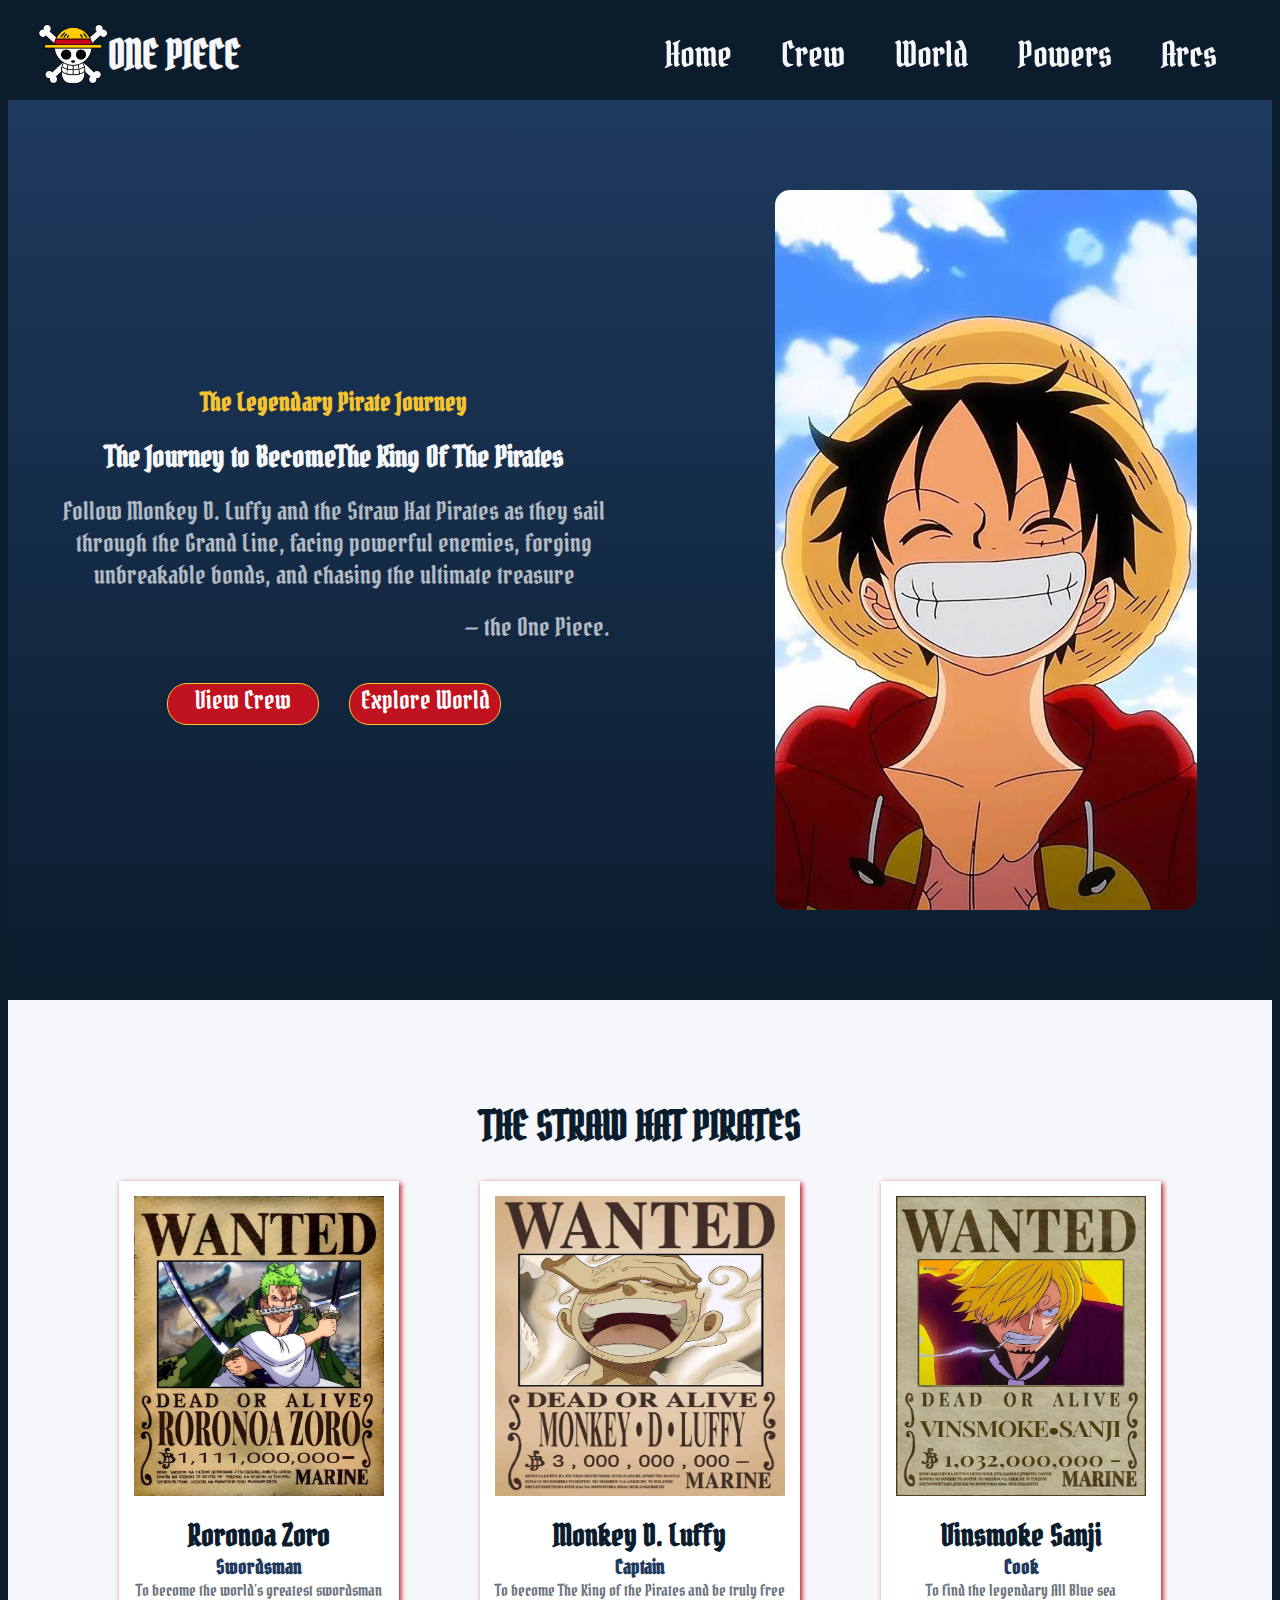
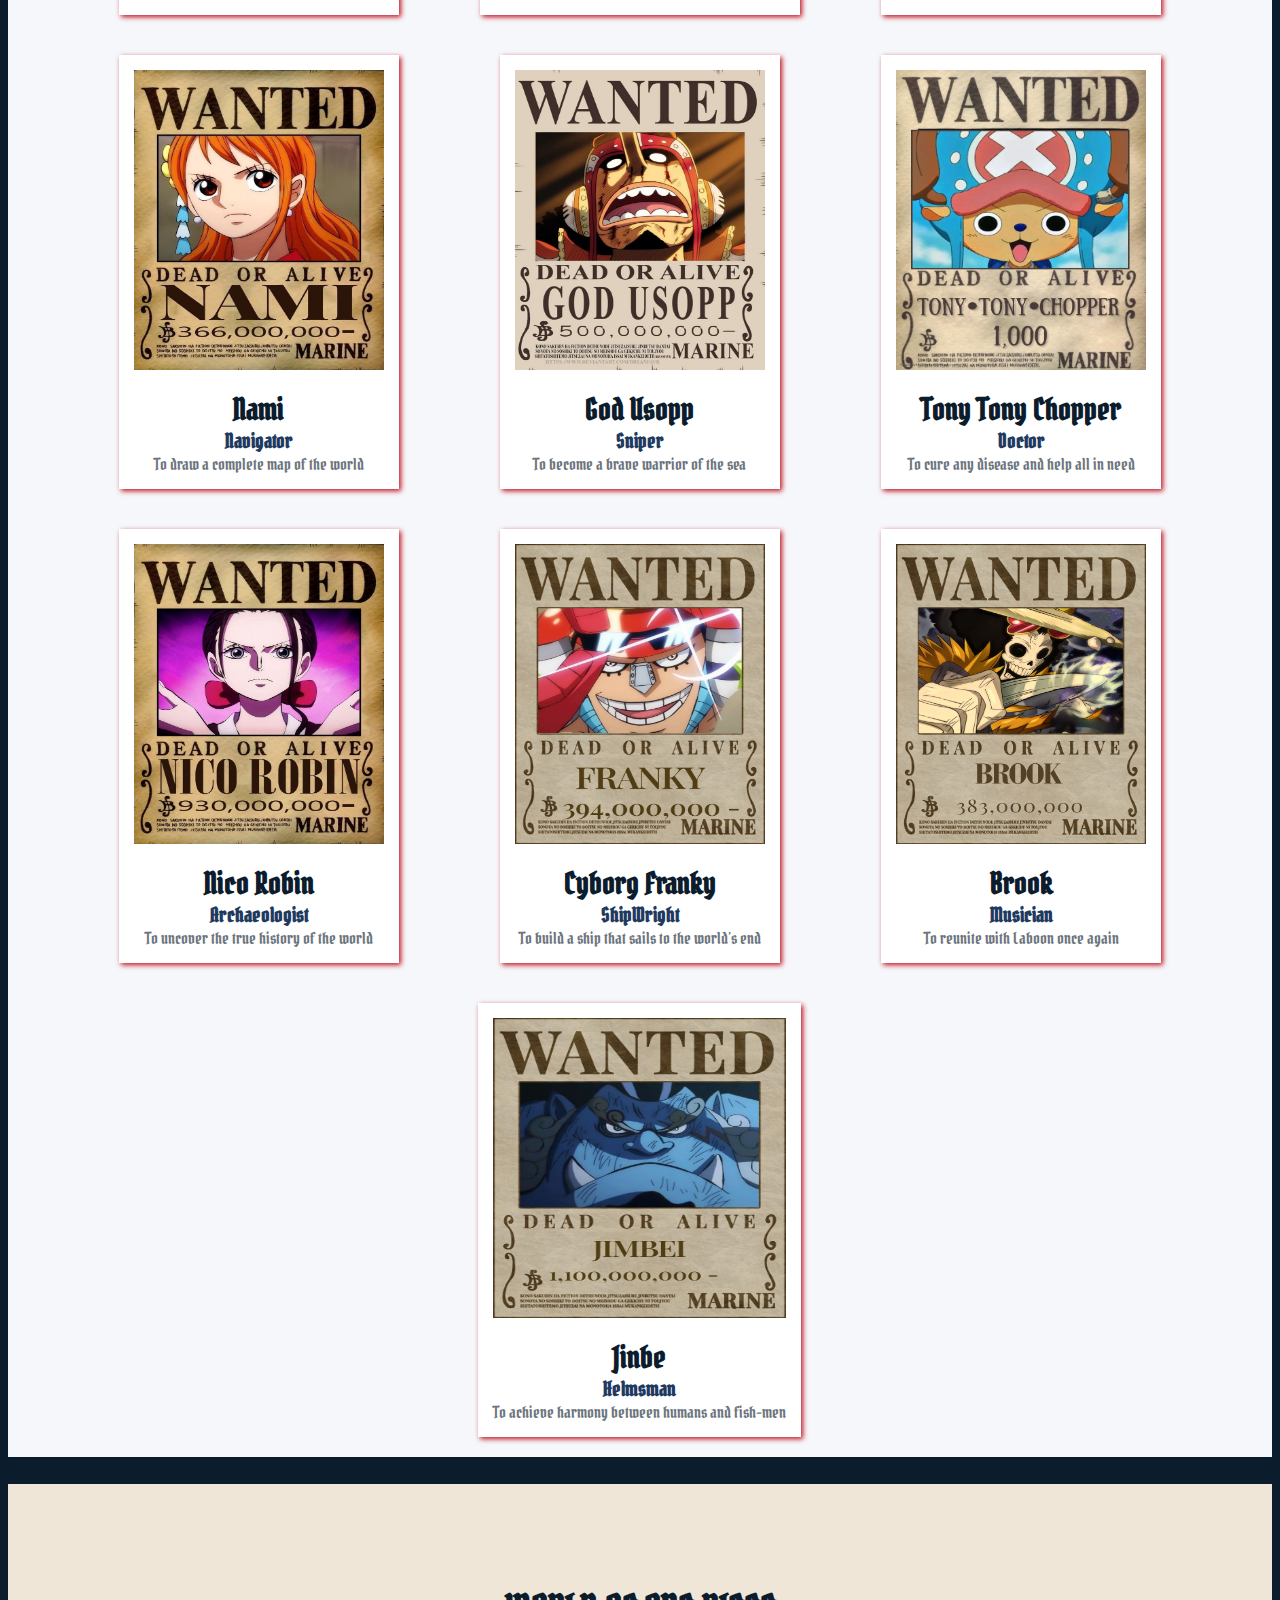
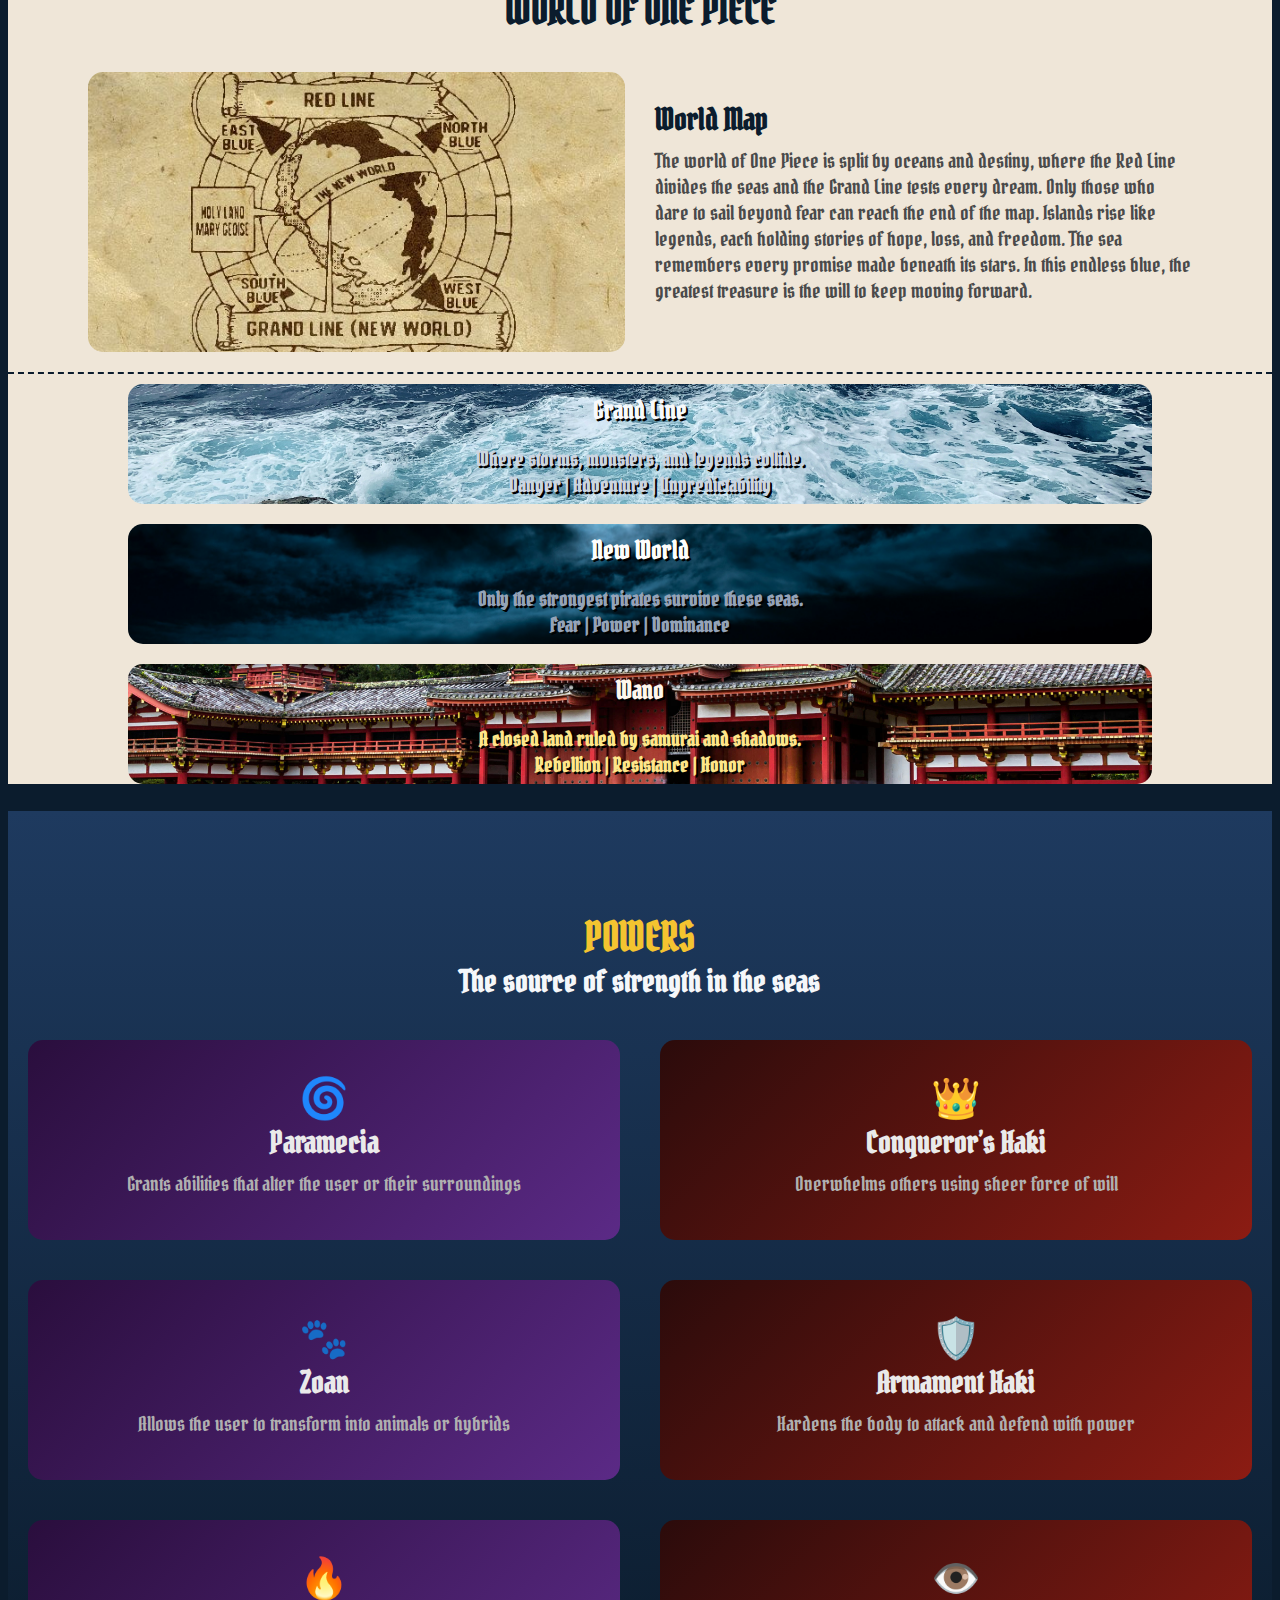
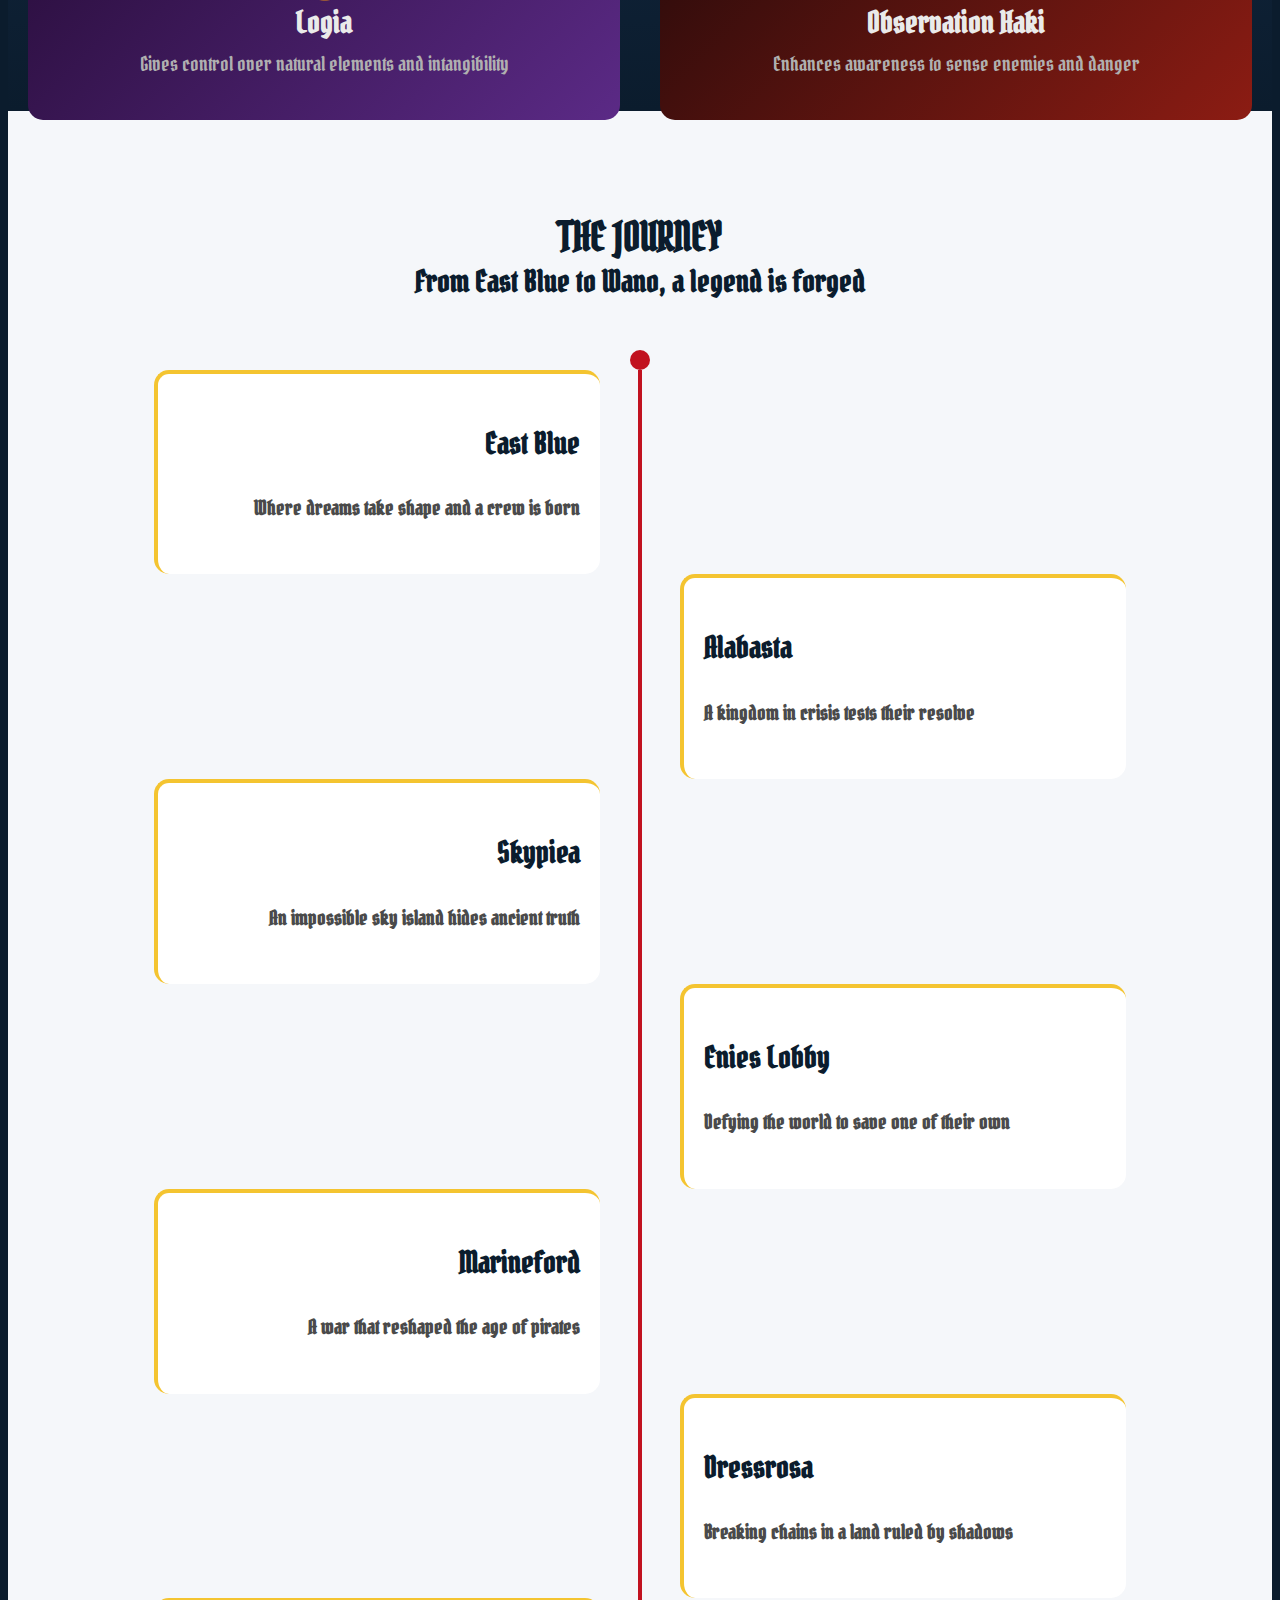
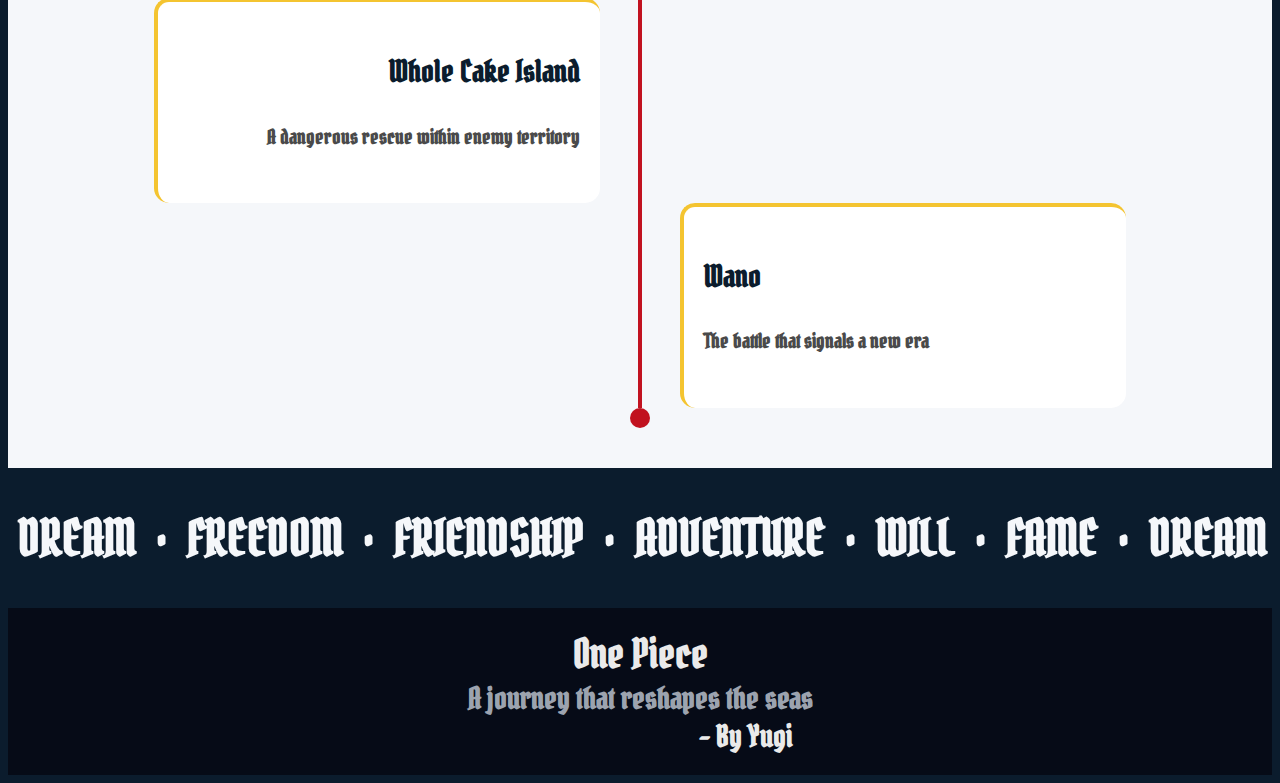
<file: index.html>
<!DOCTYPE html>
<html lang="en">
<head>
    <meta charset="UTF-8">
    <meta name="viewport" content="width=device-width, initial-scale=1.0">
    <title>One Piece</title>


    <link rel="stylesheet" href="onepiecestyle.css">

    <link rel="preconnect" href="https://fonts.googleapis.com">
    <link rel="preconnect" href="https://fonts.gstatic.com" crossorigin>
    <link href="https://fonts.googleapis.com/css2?family=Pirata+One&display=swap" rel="stylesheet">


</head>
<body>
    <div class="header" >
        <div class="head-left">
            <img src="images/logo-removebg-preview.png" alt="logo" class="logo">
            <h3 class="logo-text">ONE PIECE</h3>
        </div>
        <div class="navigation">
            <a href="#home"><p>Home</p></a>            
            <a href="#crew" ><p>Crew</p></a>            
            <a href="#world" ><p>World</p></a>            
            <a href="#powers" ><p>Powers</p></a>            
            <a href="#arcs" ><p>Arcs</p></a>            
        </div>
    </div>


    <div class="hero-section" id="home">
        <div class="hero-content">
            <h5>The Legendary Pirate Journey</h5>
            <h3 >The Journey to Become<strong>The King Of The Pirates</strong></h3>
            <p >Follow Monkey D. Luffy and the Straw Hat Pirates as they sail through the Grand Line, facing powerful enemies, forging unbreakable bonds, and chasing the ultimate treasure</p><p style="margin-left: auto; margin-bottom: 40px;"> — the One Piece.</p>
            <div class="action">
                <a href="#crew">View Crew</a>
                <a href="#world">Explore World</a>
            </div>
        </div>
        <div class="img">
            <img src="images/luffy.jpg" alt="Luffy" class="luffy">
        </div>

    </div>


    <div class="crew-section" id="crew">
        <h1>THE STRAW HAT PIRATES</h1>
        <div class="cards">
            <div class="card-content">
                <img src="images/zoro-poster.jpg" alt="zoro" class="poster">
                <h3>Roronoa Zoro</h3>
                <h5>Swordsman</h5>
                <p>To become the world’s greatest swordsman</p>
            </div>
            <div class="card-content">
                <img src="images/luffy-poster.jpg" alt="luffy" class="poster">
                <h3>Monkey D. Luffy</h3>
                <h5>Captain</h5>
                <p>To become The King of the Pirates and be truly free</p>
            </div>
            <div class="card-content">
                <img src="images/sanji-poster.jpg" alt="sanji" class="poster">
                <h3>Vinsmoke Sanji</h3>
                <h5>Cook</h5>
                <p>To find the legendary All Blue sea</p> 
            </div>
            <div class="card-content">
                <img src="images/nami-poster.jpg" alt="nami" class="poster">
                <h3>Nami</h3>
                <h5>Navigator</h5>
                <p>To draw a complete map of the world</p>
            </div>
            <div class="card-content">
                <img src="images/usopp-poster.jpg" alt="usopp" class="poster">
                <h3>God Usopp</h3>
                <h5>Sniper</h5>
                <p>To become a brave warrior of the sea</p>
            </div>
            <div class="card-content">
                <img src="images/chopper-poster.jpg" alt="chopper" class="poster">
                <h3>Tony Tony Chopper</h3>
                <h5>Doctor</h5>
                <p>To cure any disease and help all in need</p>
            </div>
            <div class="card-content">
                <img src="images/robin-poster.jpg" alt="robin" class="poster">
                <h3>Nico Robin</h3>
                <h5>Archaeologist</h5>
                <p>To uncover the true history of the world</p>
            </div>
            <div class="card-content">
                <img src="images/franky-poster.jpg" alt="franky" class="poster">
                <h3>Cyborg Franky</h3>
                <h5>ShipWright</h5>
                <p>To build a ship that sails to the world’s end</p>
            </div>
            <div class="card-content">
                <img src="images/brook-poster.jpg" alt="brook" class="poster">
                <h3>Brook</h3>
                <h5>Musician</h5>
                <p>To reunite with Laboon once again</p>
            </div>
            <div class="card-content" class="jinbe">
                <img src="images/jimbei-poster.jpg " alt="jinbe" class="poster">
                <h3>Jinbe</h3>
                <h5>Helmsman</h5>
                <p>To achieve harmony between humans and fish-men</p>
            </div>
        </div>
    </div>

    <div class="world-section" id="world">
        <h1>WORLD OF ONE PIECE</h1>

        <div class="world-map">
            <div class="map-left">
                <img src="images/world-map.jpg" alt="" class="map">
            </div>
            <div class="map-content">
                <h3>World Map</h3>
                <p>The world of One Piece is split by oceans and destiny,
where the Red Line divides the seas and the Grand Line tests every dream.
Only those who dare to sail beyond fear can reach the end of the map.

Islands rise like legends, each holding stories of hope, loss, and freedom.
The sea remembers every promise made beneath its stars.
In this endless blue, the greatest treasure is the will to keep moving forward.</p>
            </div>
        </div>
        <div class="worlds">

            <div class="strip grand-line">
                <h3>Grand Line</h3>
                <h5>Where storms, monsters, and legends collide.
                </h5>
                <h5>Danger | Adventure | Unpredictability</h5>
            </div>
            <div class="strip new-world">
                <h3>New World</h3>
                <h5>Only the strongest pirates survive these seas.
                </h5>
                <h5>Fear | Power | Dominance</h5>
            </div>
            <div class="strip wano">
                <h3>Wano</h3>
                <h5>A closed land ruled by samurai and shadows.
                </h5>
                <h5>Rebellion | Resistance | Honor</h5>
            </div>
        </div>
    </div>

    <div class="power-section" id="powers">
        <h1>POWERS</h1>
        <h2>The source of strength in the seas</h2>
        
        <div class="power-set">
            <div class="devil-fruit ">
                <h3>🌀</h3>
                <h5>Paramecia</h5>
                <p>Grants abilities that alter the user or their surroundings</p>
            </div>  
            <div class="haki">
                <h3>👑</h3>
                <h5>Conqueror’s Haki</h5>
                <p>Overwhelms others using sheer force of will</p>
            </div>
              <div class="devil-fruit">
                    <h3>🐾</h3>
                    <h5>Zoan</h5>
                    <p>Allows the user to transform into animals or hybrids</p>
                </div>  
                <div class="haki">
                    <h3>🛡️</h3>
                    <h5>Armament Haki</h5>
                    <p>Hardens the body to attack and defend with power</p>
                </div>
              <div class="devil-fruit">
                    <h3>🔥</h3>
                    <h5>Logia</h5>
                    <p>Gives control over natural elements and intangibility</p>
              </div>  
                
                <div class="haki">
                    <h3>👁️</h3>
                    <h5>Observation Haki</h5>
                    <p>Enhances awareness to sense enemies and danger</p>
            </div>
        </div>
    </div>

    <div class="arc-section" id="arcs">
        <h1>THE JOURNEY</h1>
        <h2>From East Blue to Wano, a legend is forged</h2>
        <div class="ball">
            <div class="ball-content"></div>
        </div>
        <div class="time-content">
                
                <div class="time-left">
                    <div class="arc-content">
                    <h3>East Blue</h3>
                    <h5>Where dreams take shape and a crew is born</h5>
                    </div>
                    <div class="line"></div>
                    <div></div>
                </div>
                <div class="time-right">
                    <div></div>
                    <div class="line"></div>
                    <div class="arc-content">

                        <h3>Alabasta</h3>
                        <h5>A kingdom in crisis tests their resolve</h5>
                    </div>
                    
                </div>
                <div class="time-left">
                    <div class="arc-content">
                    <h3>Skypiea</h3>

                    <h5>An impossible sky island hides ancient truth</h5>
                </div>
                    <div class="line"></div>
                    <div></div>
                </div>
                <div class="time-right">
                    <div></div>
                    <div class="line"></div>
                    <div class="arc-content">

                        <h3>Enies Lobby</h3>
                        <h5>Defying the world to save one of their own</h5>
                    </div>
                </div>
                <div class="time-left">
                    <div class="arc-content">

                        <h3>Marineford</h3>
                        <h5>A war that reshaped the age of pirates</h5>
                    </div>
                    <div class="line"></div>
                    <div></div>
                </div>
                <div class="time-right">
                    <div></div>
                    <div class="line"></div>
                    <div class="arc-content">

                        <h3>Dressrosa</h3>
                        <h5>Breaking chains in a land ruled by shadows</h5>
                    </div>
                </div>
                <div class="time-left">
                    <div class="arc-content">

                        <h3>Whole Cake Island</h3>
                        <h5>A dangerous rescue within enemy territory</h5>
                    </div>
                    <div class="line"></div>
                    <div></div>
                </div>
                <div class="time-right">
                    <div></div>
                    <div class="line"></div>
                    <div class="arc-content">

                        <h3>Wano</h3>
                        <h5>The battle that signals a new era</h5>
                    </div>
                </div>
            </div>
            <div class="ball">
            <div class="ball-content"></div>
        </div>
        </div>

    <div class="scroll">
        <div class="scroll-track">
            <div class="scroll-content">
                <h1>DREAM</h1><h1>•</h1>
                <h1>FREEDOM</h1><h1>•</h1>
                <h1>FRIENDSHIP</h1><h1>•</h1>
                <h1>ADVENTURE</h1><h1>•</h1>
                <h1>WILL</h1><h1>•</h1>
                <h1>FAME</h1><h1>•</h1>
            </div>
            <div class="scroll-content">
                <h1>DREAM</h1><h1>•</h1>
                <h1>FREEDOM</h1><h1>•</h1>
                <h1>FRIENDSHIP</h1><h1>•</h1>
                <h1>ADVENTURE</h1><h1>•</h1>
                <h1>WILL</h1><h1>•</h1>
                <h1>FAME</h1><h1>•</h1>
            </div>
            <div class="scroll-content">
                <h1>DREAM</h1><h1>•</h1>
                <h1>FREEDOM</h1><h1>•</h1>
                <h1>FRIENDSHIP</h1><h1>•</h1>
                <h1>ADVENTURE</h1><h1>•</h1>
                <h1>WILL</h1><h1>•</h1>
                <h1>FAME</h1><h1>•</h1>
            </div>
        </div>
    </div>
        
    <div class="footer">
            <div>
                <h1>One Piece</h1>
                <h2>A journey that reshapes the seas</h2>
                <h3>- By Yugi</h3>
            </div>
        </div>
    </body>
    </html>
</file>
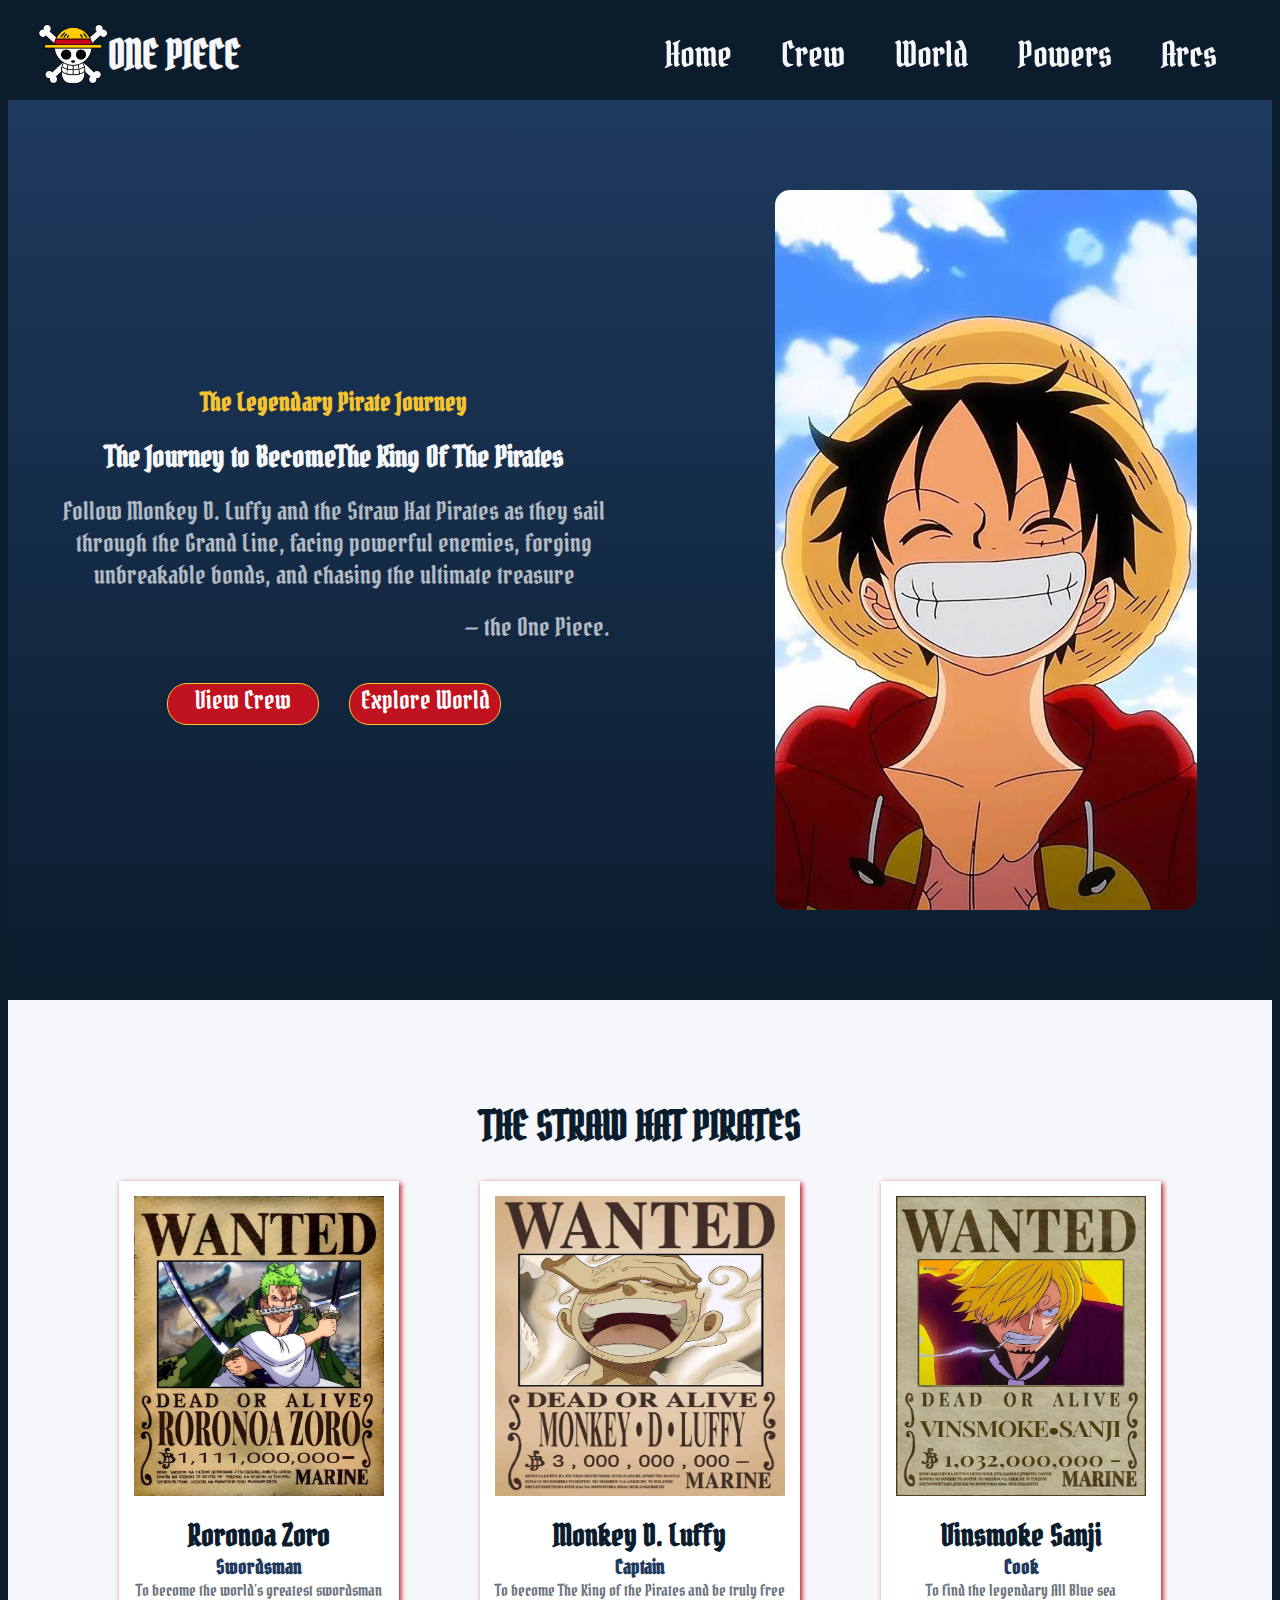
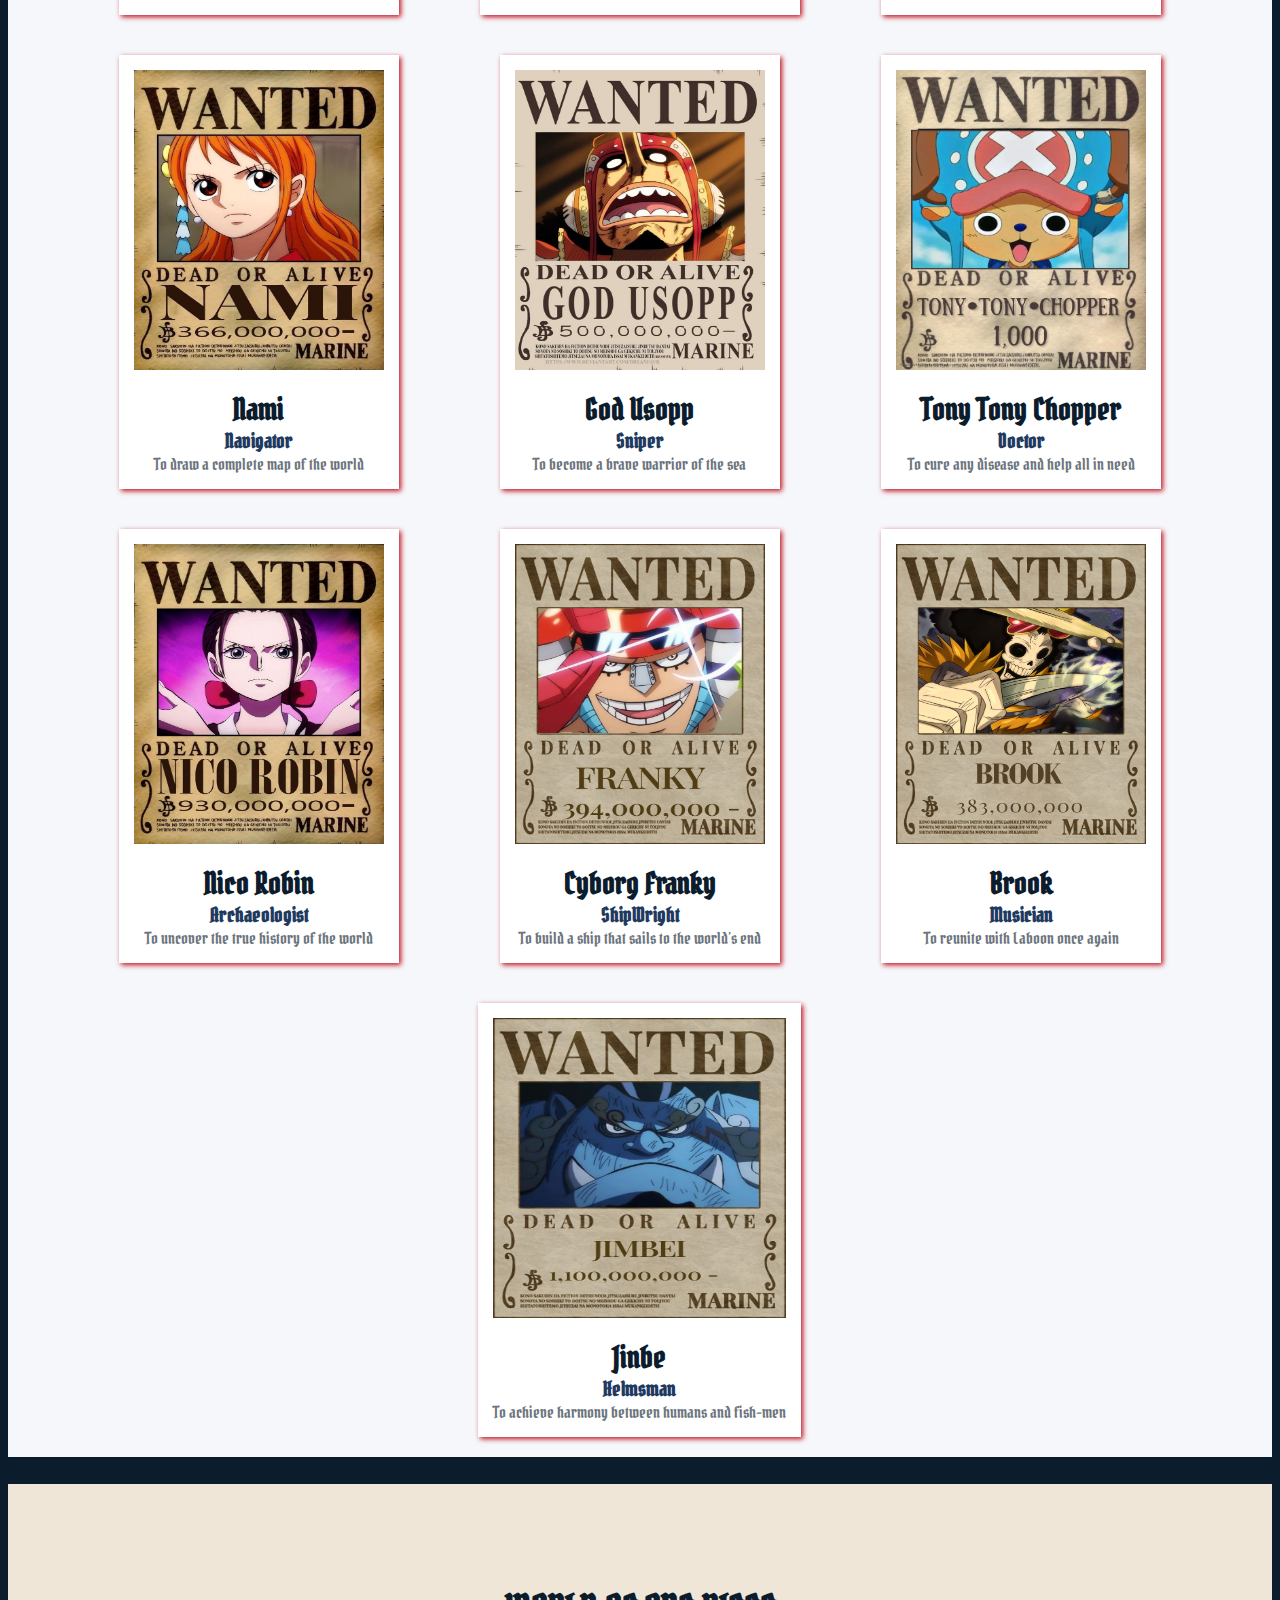
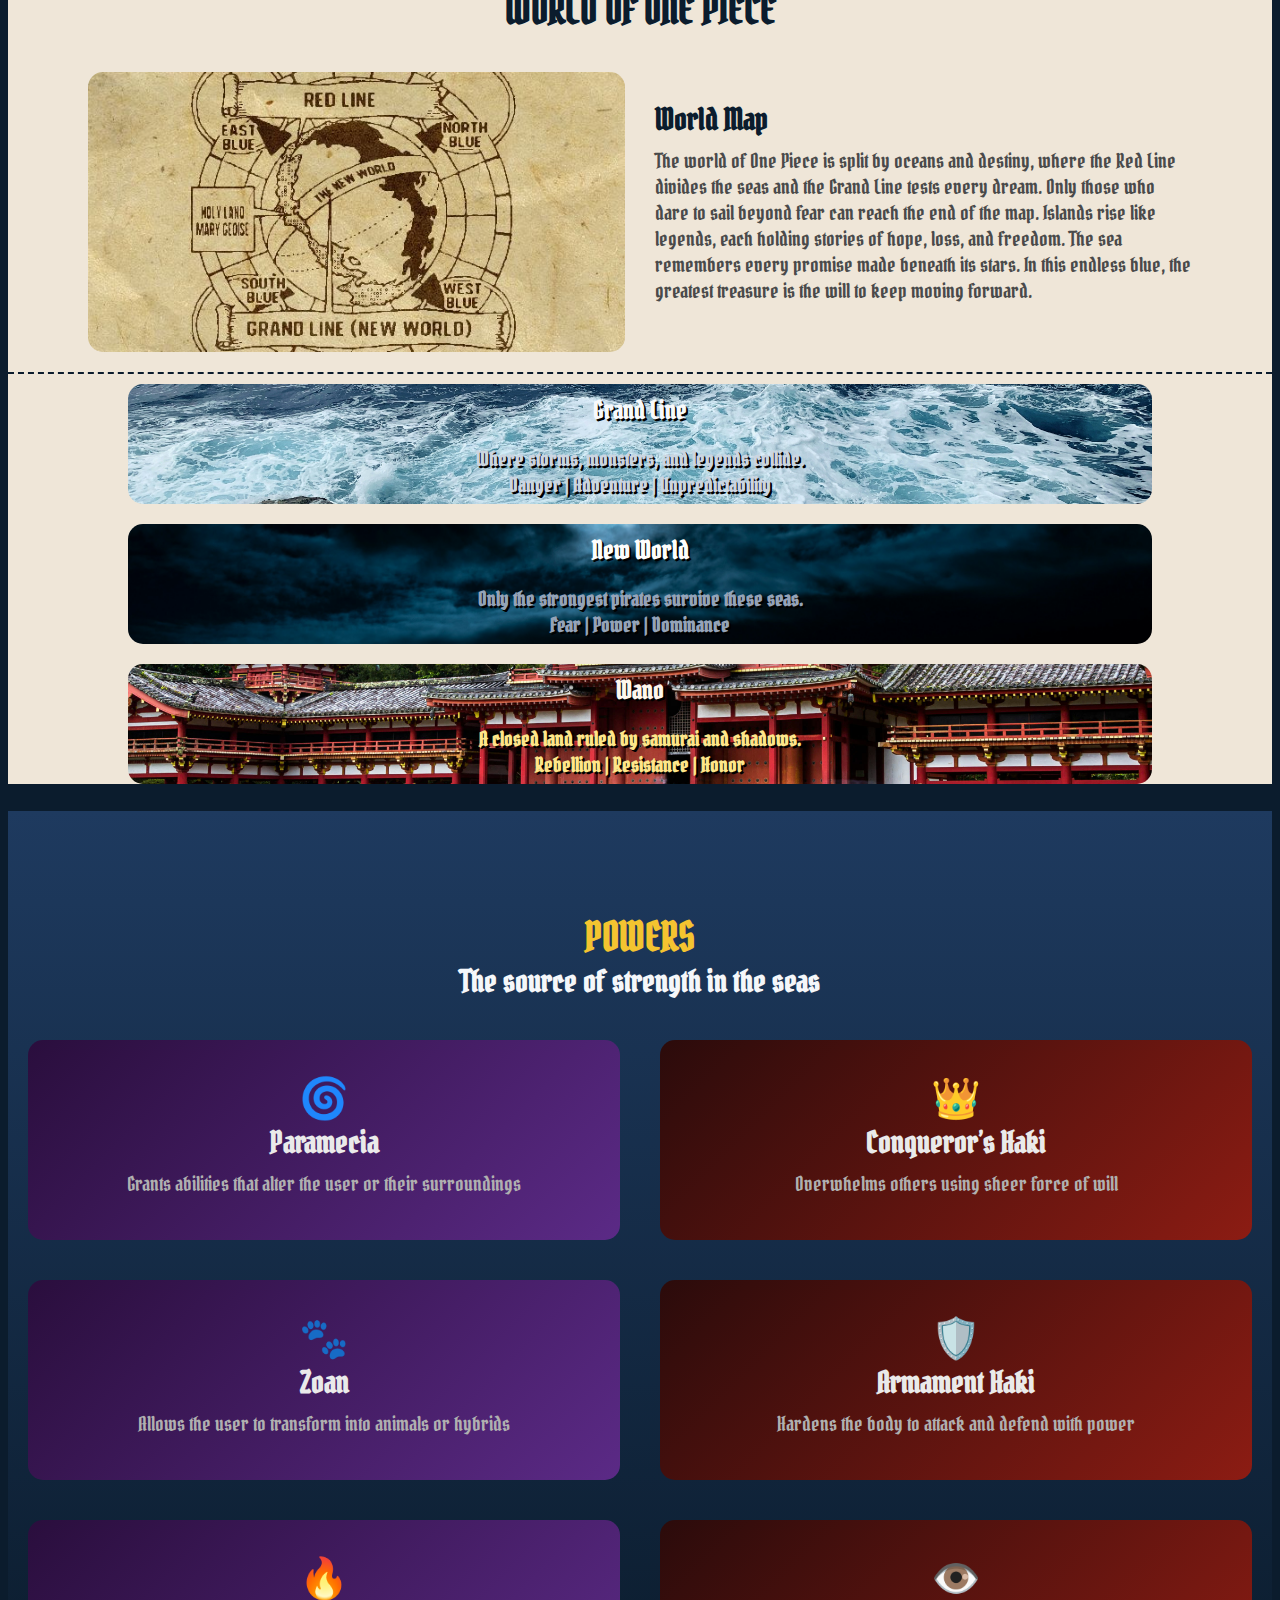
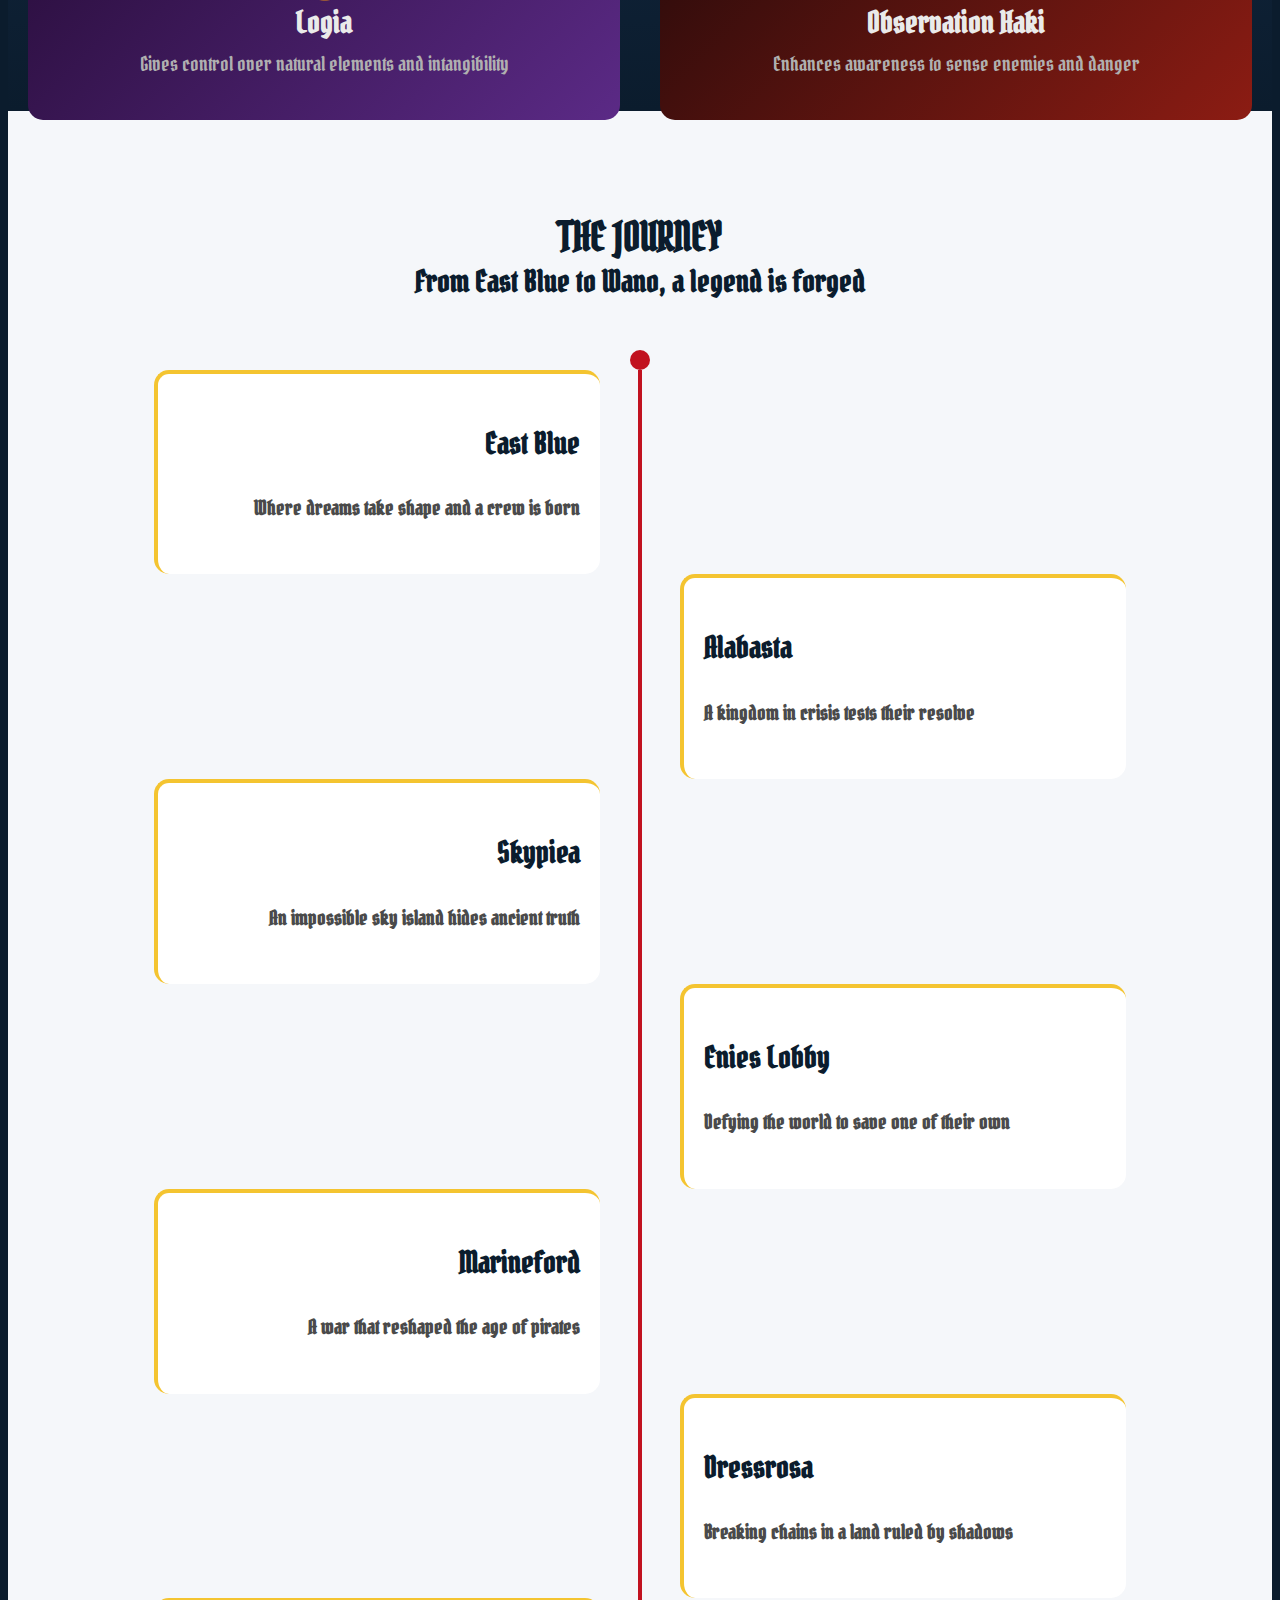
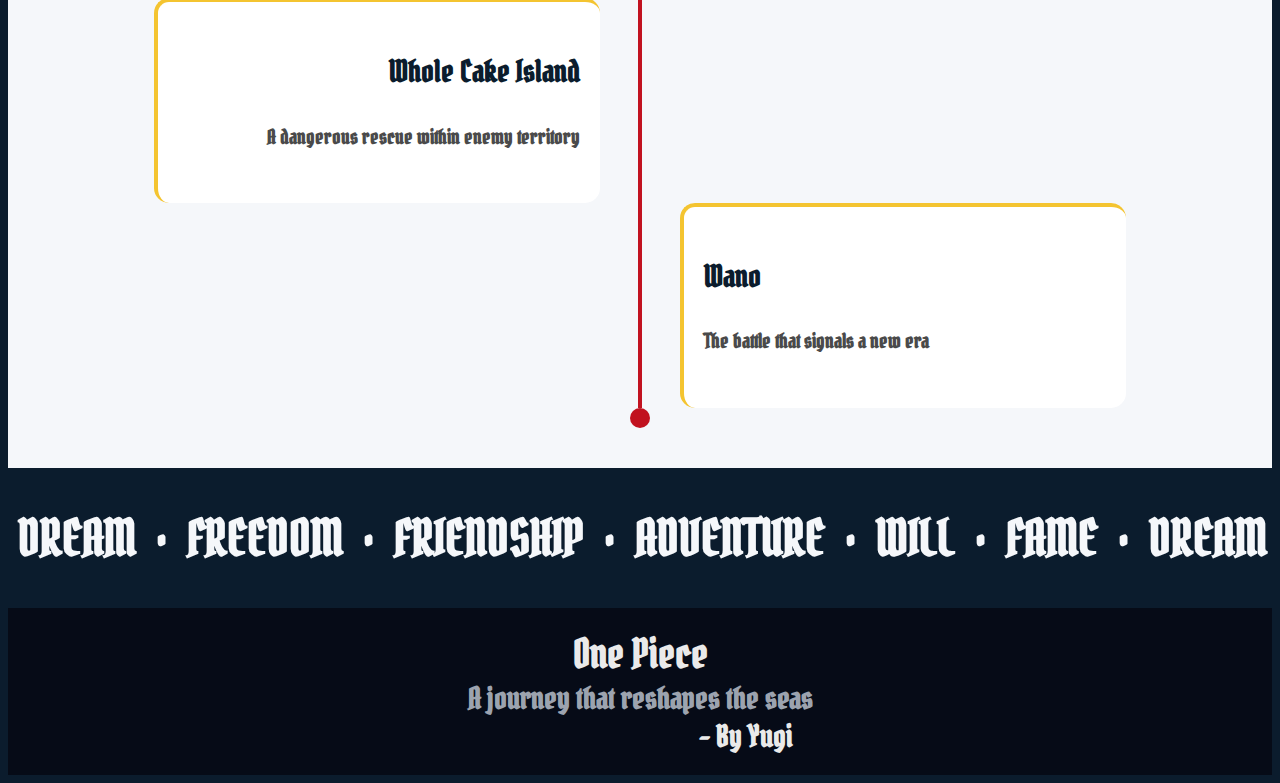
<file: onepiece.html>
<!DOCTYPE html>
<html lang="en">
<head>
    <meta charset="UTF-8">
    <meta name="viewport" content="width=device-width, initial-scale=1.0">
    <title>One Piece</title>


    <link rel="stylesheet" href="onepiecestyle.css">

    <link rel="preconnect" href="https://fonts.googleapis.com">
    <link rel="preconnect" href="https://fonts.gstatic.com" crossorigin>
    <link href="https://fonts.googleapis.com/css2?family=Pirata+One&display=swap" rel="stylesheet">


</head>
<body>
    <div class="header" >
        <div class="head-left">
            <img src="images/logo-removebg-preview.png" alt="logo" class="logo">
            <h3 class="logo-text">ONE PIECE</h3>
        </div>
        <div class="navigation">
            <a href="#home"><p>Home</p></a>            
            <a href="#crew" ><p>Crew</p></a>            
            <a href="#world" ><p>World</p></a>            
            <a href="#powers" ><p>Powers</p></a>            
            <a href="#arcs" ><p>Arcs</p></a>            
        </div>
    </div>


    <div class="hero-section" id="home">
        <div class="hero-content">
            <h5>The Legendary Pirate Journey</h5>
            <h3 >The Journey to Become<strong>The King Of The Pirates</strong></h3>
            <p >Follow Monkey D. Luffy and the Straw Hat Pirates as they sail through the Grand Line, facing powerful enemies, forging unbreakable bonds, and chasing the ultimate treasure</p><p style="margin-left: auto; margin-bottom: 40px;"> — the One Piece.</p>
            <div class="action">
                <a href="#crew">View Crew</a>
                <a href="#world">Explore World</a>
            </div>
        </div>
        <div class="img">
            <img src="images/luffy.jpg" alt="Luffy" class="luffy">
        </div>

    </div>


    <div class="crew-section" id="crew">
        <h1>THE STRAW HAT PIRATES</h1>
        <div class="cards">
            <div class="card-content">
                <img src="images/zoro-poster.jpg" alt="zoro" class="poster">
                <h3>Roronoa Zoro</h3>
                <h5>Swordsman</h5>
                <p>To become the world’s greatest swordsman</p>
            </div>
            <div class="card-content">
                <img src="images/luffy-poster.jpg" alt="luffy" class="poster">
                <h3>Monkey D. Luffy</h3>
                <h5>Captain</h5>
                <p>To become The King of the Pirates and be truly free</p>
            </div>
            <div class="card-content">
                <img src="images/sanji-poster.jpg" alt="sanji" class="poster">
                <h3>Vinsmoke Sanji</h3>
                <h5>Cook</h5>
                <p>To find the legendary All Blue sea</p> 
            </div>
            <div class="card-content">
                <img src="images/nami-poster.jpg" alt="nami" class="poster">
                <h3>Nami</h3>
                <h5>Navigator</h5>
                <p>To draw a complete map of the world</p>
            </div>
            <div class="card-content">
                <img src="images/usopp-poster.jpg" alt="usopp" class="poster">
                <h3>God Usopp</h3>
                <h5>Sniper</h5>
                <p>To become a brave warrior of the sea</p>
            </div>
            <div class="card-content">
                <img src="images/chopper-poster.jpg" alt="chopper" class="poster">
                <h3>Tony Tony Chopper</h3>
                <h5>Doctor</h5>
                <p>To cure any disease and help all in need</p>
            </div>
            <div class="card-content">
                <img src="images/robin-poster.jpg" alt="robin" class="poster">
                <h3>Nico Robin</h3>
                <h5>Archaeologist</h5>
                <p>To uncover the true history of the world</p>
            </div>
            <div class="card-content">
                <img src="images/franky-poster.jpg" alt="franky" class="poster">
                <h3>Cyborg Franky</h3>
                <h5>ShipWright</h5>
                <p>To build a ship that sails to the world’s end</p>
            </div>
            <div class="card-content">
                <img src="images/brook-poster.jpg" alt="brook" class="poster">
                <h3>Brook</h3>
                <h5>Musician</h5>
                <p>To reunite with Laboon once again</p>
            </div>
            <div class="card-content" class="jinbe">
                <img src="images/jimbei-poster.jpg " alt="jinbe" class="poster">
                <h3>Jinbe</h3>
                <h5>Helmsman</h5>
                <p>To achieve harmony between humans and fish-men</p>
            </div>
        </div>
    </div>

    <div class="world-section" id="world">
        <h1>WORLD OF ONE PIECE</h1>

        <div class="world-map">
            <div class="map-left">
                <img src="images/world-map.jpg" alt="" class="map">
            </div>
            <div class="map-content">
                <h3>World Map</h3>
                <p>The world of One Piece is split by oceans and destiny,
where the Red Line divides the seas and the Grand Line tests every dream.
Only those who dare to sail beyond fear can reach the end of the map.

Islands rise like legends, each holding stories of hope, loss, and freedom.
The sea remembers every promise made beneath its stars.
In this endless blue, the greatest treasure is the will to keep moving forward.</p>
            </div>
        </div>
        <div class="worlds">

            <div class="strip grand-line">
                <h3>Grand Line</h3>
                <h5>Where storms, monsters, and legends collide.
                </h5>
                <h5>Danger | Adventure | Unpredictability</h5>
            </div>
            <div class="strip new-world">
                <h3>New World</h3>
                <h5>Only the strongest pirates survive these seas.
                </h5>
                <h5>Fear | Power | Dominance</h5>
            </div>
            <div class="strip wano">
                <h3>Wano</h3>
                <h5>A closed land ruled by samurai and shadows.
                </h5>
                <h5>Rebellion | Resistance | Honor</h5>
            </div>
        </div>
    </div>

    <div class="power-section" id="powers">
        <h1>POWERS</h1>
        <h2>The source of strength in the seas</h2>
        
        <div class="power-set">
            <div class="devil-fruit ">
                <h3>🌀</h3>
                <h5>Paramecia</h5>
                <p>Grants abilities that alter the user or their surroundings</p>
            </div>  
            <div class="haki">
                <h3>👑</h3>
                <h5>Conqueror’s Haki</h5>
                <p>Overwhelms others using sheer force of will</p>
            </div>
              <div class="devil-fruit">
                    <h3>🐾</h3>
                    <h5>Zoan</h5>
                    <p>Allows the user to transform into animals or hybrids</p>
                </div>  
                <div class="haki">
                    <h3>🛡️</h3>
                    <h5>Armament Haki</h5>
                    <p>Hardens the body to attack and defend with power</p>
                </div>
              <div class="devil-fruit">
                    <h3>🔥</h3>
                    <h5>Logia</h5>
                    <p>Gives control over natural elements and intangibility</p>
              </div>  
                
                <div class="haki">
                    <h3>👁️</h3>
                    <h5>Observation Haki</h5>
                    <p>Enhances awareness to sense enemies and danger</p>
            </div>
        </div>
    </div>

    <div class="arc-section" id="arcs">
        <h1>THE JOURNEY</h1>
        <h2>From East Blue to Wano, a legend is forged</h2>
        <div class="ball">
            <div class="ball-content"></div>
        </div>
        <div class="time-content">
                
                <div class="time-left">
                    <div class="arc-content">
                    <h3>East Blue</h3>
                    <h5>Where dreams take shape and a crew is born</h5>
                    </div>
                    <div class="line"></div>
                    <div></div>
                </div>
                <div class="time-right">
                    <div></div>
                    <div class="line"></div>
                    <div class="arc-content">

                        <h3>Alabasta</h3>
                        <h5>A kingdom in crisis tests their resolve</h5>
                    </div>
                    
                </div>
                <div class="time-left">
                    <div class="arc-content">
                    <h3>Skypiea</h3>

                    <h5>An impossible sky island hides ancient truth</h5>
                </div>
                    <div class="line"></div>
                    <div></div>
                </div>
                <div class="time-right">
                    <div></div>
                    <div class="line"></div>
                    <div class="arc-content">

                        <h3>Enies Lobby</h3>
                        <h5>Defying the world to save one of their own</h5>
                    </div>
                </div>
                <div class="time-left">
                    <div class="arc-content">

                        <h3>Marineford</h3>
                        <h5>A war that reshaped the age of pirates</h5>
                    </div>
                    <div class="line"></div>
                    <div></div>
                </div>
                <div class="time-right">
                    <div></div>
                    <div class="line"></div>
                    <div class="arc-content">

                        <h3>Dressrosa</h3>
                        <h5>Breaking chains in a land ruled by shadows</h5>
                    </div>
                </div>
                <div class="time-left">
                    <div class="arc-content">

                        <h3>Whole Cake Island</h3>
                        <h5>A dangerous rescue within enemy territory</h5>
                    </div>
                    <div class="line"></div>
                    <div></div>
                </div>
                <div class="time-right">
                    <div></div>
                    <div class="line"></div>
                    <div class="arc-content">

                        <h3>Wano</h3>
                        <h5>The battle that signals a new era</h5>
                    </div>
                </div>
            </div>
            <div class="ball">
            <div class="ball-content"></div>
        </div>
        </div>

    <div class="scroll">
        <div class="scroll-track">
            <div class="scroll-content">
                <h1>DREAM</h1><h1>•</h1>
                <h1>FREEDOM</h1><h1>•</h1>
                <h1>FRIENDSHIP</h1><h1>•</h1>
                <h1>ADVENTURE</h1><h1>•</h1>
                <h1>WILL</h1><h1>•</h1>
                <h1>FAME</h1><h1>•</h1>
            </div>
            <div class="scroll-content">
                <h1>DREAM</h1><h1>•</h1>
                <h1>FREEDOM</h1><h1>•</h1>
                <h1>FRIENDSHIP</h1><h1>•</h1>
                <h1>ADVENTURE</h1><h1>•</h1>
                <h1>WILL</h1><h1>•</h1>
                <h1>FAME</h1><h1>•</h1>
            </div>
            <div class="scroll-content">
                <h1>DREAM</h1><h1>•</h1>
                <h1>FREEDOM</h1><h1>•</h1>
                <h1>FRIENDSHIP</h1><h1>•</h1>
                <h1>ADVENTURE</h1><h1>•</h1>
                <h1>WILL</h1><h1>•</h1>
                <h1>FAME</h1><h1>•</h1>
            </div>
        </div>
    </div>
        
    <div class="footer">
            <div>
                <h1>One Piece</h1>
                <h2>A journey that reshapes the seas</h2>
                <h3>- By Yugi</h3>
            </div>
        </div>
    </body>
    </html>
</file>
<file: onepiecestyle.css>
.pirata-one-regular {
  font-family: "Pirata One", system-ui;
  font-weight: 400;
  font-style: normal;
}
html {
  scroll-behavior: smooth;
}
body {
  font-family: "Pirata One", system-ui;
  background-color: #0b1c2d;
}

.header {
  display: flex;
  height: 72px;
  padding: 10px 30px 10px 30px;
  position: sticky;
  top: 0;
  z-index: 1000;
  background-color: #0b1c2d;
  min-width: 0;
}
.head-left {
  display: flex;
  flex: 1;
  justify-content: flex-start;
  align-items: center;
}
.logo {
  height: 72px;
}
.logo-text {
  font-size: 40px;
  padding: 0;
  margin: 0;
  color: #f5f7fa;
}
.navigation {
  display: flex;
  flex: 1;
  justify-content: flex-end;
  justify-content: space-around;
  align-items: center;
  min-width: 0;
}
.header a {
  text-decoration: none;
  font-size: 35px;
  color: #f5f7fa;
  position: relative;
}
.header a::after {
  content: "";
  position: absolute;
  width: 100%;
  height: 2px;
  bottom: 25px;
  left: 0;
  background-color: #c1121f;
  transform: scaleX(0);
  transition: transform 0.3s ease-in-out;
}
.header a:hover::after {
  transform: scaleX(1);
}

.hero-section {
  background: linear-gradient(180deg, #1e3a5f, #0b1c2d);
  height: 100vh;
  display: flex;
  align-items: center;
  justify-content: space-between;
  gap: 40px;
  padding: 0;
}

.hero-content {
  flex: 1;
  display: flex;
  flex-direction: column;
  justify-content: center;
  font-size: 25px;
  padding: 0 40px 0 40px;
}
.hero-content h5 {
  color: #f4c430;
  padding: 0;
  margin: 10px 10px;
  font-size: 25px;
  text-align: center;
}
.hero-content h3 {
  color: #f5f7fa;
  padding: 0;
  margin: 10px 10px;
  text-align: center;
}
.hero-content p {
  color: #b0b8c1;
  padding: 0;
  margin: 10px 10px;
  text-align: center;
}
.action {
  display: flex;
  justify-content: center;
}
.action a {
  width: 150px;
  height: 40px;
  background-color: #c1121f;
  display: inline-block;
  border-radius: 20px;
  color: #ffffff;
  text-decoration: none;
  text-align: center;
  margin: 0 15px 0 15px;
  border: 1px solid #f4c430;
}
.action a:hover {
  background-color: #fff;
  color: #c1121f;
  transition: 0.7s ease-in-out;
  border-style: none;
  box-shadow: 5px 5px 10px #f4c430;
}

.img {
  flex: 1;
  display: flex;
  justify-content: center;
}
.luffy {
  max-width: 100%;
  height: auto;
  max-height: 80vh;
  min-width: 265px;
  min-height: 450px;
  border-radius: 15px;
}

.crew-section {
  background-color: #f5f7fa;
  padding-bottom: 20px;
}
.crew-section h1 {
  text-align: center;
  color: #0b1c2d;
  font-size: 40px;
  margin: 0;
  padding: 100px 0 30px 0;
}

.card-content h3 {
  padding: 0;
  margin: 0;
  color: #0b1c2d;
  font-size: 30px;
}
.card-content h5 {
  padding: 0;
  margin: 0;
  color: #1e3a5f;
  font-size: 20px;
}
.card-content p {
  padding: 0;
  margin: 0;
  color: #6c757d;
}

.cards {
  display: grid;
  grid-template-columns: repeat(3, 1fr);
  gap: 40px;
  margin: 0 80px 0 80px;
  justify-content: center;
  place-items: center;
}
.card-content {
  display: flex;
  flex-direction: column;
  text-align: center;
  margin: 0;
  padding: 15px;
  background-color: #fff;
  max-width: 300px;
  min-width: 250px;
  min-height: 380px;
  box-shadow: 2px 2px 5px #c1121f;
  transition: transform 0.3s ease-out, box-shadow 0.3s ease-out;
}
.card-content:hover {
  transform: translateY(-10px);
  box-shadow: 0 20px 40px rgba(0, 0, 0, 0.15);
}
.cards > :last-child {
  grid-column: 2/3;
}
.poster {
  height: 300px;
  margin-bottom: 20px;
}

.world-section {
  background-color: #efe6d8;
  margin-top: 0px;
  padding: 0;
  height: 100vh;
}
.world-section h1 {
  font-size: 40px;
  text-align: center;
  color: #0b1c2d;
  padding-top: 100px;
  padding-bottom: 10px;
}

.world-map {
  display: flex;
  gap: 30px;
  padding: 0 80px 20px 80px;
  justify-content: center;
  align-items: center;
  border-bottom: 2px dashed #0b1c2d;
}
.map-left {
  flex: 1;
  display: flex;
  justify-content: flex-end;
}
.map {
  border-radius: 15px;
  max-width: 600px;
  width: 100%;
  height: auto;
  display: block;
  min-height: 220px;
  min-width: 400px;
}
.map-content {
  flex: 1;
  min-height: 200px;
  min-width: 440px;
  padding-right: 0px;
}

.map-content h3 {
  font-size: 30px;
  color: #0b1c2d;
  margin: 0;
  padding: 0;
}
.map-content p {
  font-size: 20px;
  color: #4a4a4a;
  margin-top: 10px;
}

.worlds {
  display: flex;
  flex-direction: column;
  place-items: center;
}
.strip {
  margin: 10px 80px 10px 80px;
  display: flex;
  flex-direction: column;
  align-items: center;
  height: 120px;
  width: 80vw;
  border-radius: 15px;
}

.grand-line h3,
.new-world h3,
.wano h3 {
  margin: 0;
  padding: 10px 0 20px 0;
  font-size: 25px;
  text-shadow: 2px 2px #000000;
}
.grand-line h5,
.new-world h5,
.wano h5 {
  margin: 0;
  padding: 0;
  font-size: 20px;
  text-shadow: 2px 2px #000000;
}

.grand-line {
  background-image: url(images/grandline.jpg);
  background-position: 10% 50%;
  background-size: 100%;
}
.new-world {
  background-image: url(images/new-world.jpg);
  background-position: 50% 40%;
  background-size: 100%;
}
.wano {
  background-image: url(images/wano.jpg);
  background-position: 40% 55%;
  background-size: 150%;
}
.grand-line h3 {
  color: #f8fafc;
}
.grand-line h5 {
  color: #cbd5e1;
}
.new-world h3 {
  color: #fefefe;
}
.new-world h5 {
  color: #94a3b8;
}
.wano h3 {
  color: #fff7ed;
}
.wano h5 {
  color: #fde68a;
}

.power-section {
  background: linear-gradient(180deg, #1e3a5f, #0b1c2d);
  height: 100vh;
}
.power-section h1 {
  color: #f4c430;
  font-size: 40px;
  text-align: center;
  margin-bottom: 0;
  padding-top: 100px;
}
.power-section h2 {
  color: #f5f7fa;
  font-size: 30px;
  text-align: center;
  margin: 0;
}

.power-set {
  display: grid;
  grid-template-columns: repeat(2, 1fr);
  grid-template-rows: repeat(3, 200px);
  gap: 40px;
  margin: 40px 20px 10px 20px;
}
.devil-fruit {
  background: linear-gradient(135deg, #2a0e3d, #5b2a86);
  border-radius: 15px;
  display: flex;
  flex-direction: column;
  align-items: center;
  justify-content: center;
  position: relative;
}
.haki {
  background: linear-gradient(135deg, #2b0b0b, #8c1c13);
  border-radius: 15px;
  place-items: center;
  display: flex;
  flex-direction: column;
  align-items: center;
  justify-content: center;
  position: relative;
}
.devil-fruit h3,
.haki h3 {
  font-size: 40px;
  margin: 0;
  padding: 0;
}
.devil-fruit h5,
.haki h5 {
  color: #eaeaea;
  font-size: 30px;
  margin: 0;
  padding: 0;
}
.devil-fruit p,
.haki p {
  color: #b0b0b0;
  font-size: 20px;
  margin: 0;
  padding: 10px;
}

@keyframes hakiPulse {
  0% {
    filter: drop-shadow(0 0 4px #d62828);
  }
  50% {
    filter: drop-shadow(0 0 14px #f4a261);
  }
  100% {
    filter: drop-shadow(0 0 4px #d62828);
  }
}
@keyframes pulse {
  0% {
    filter: drop-shadow(0 0 4px #c77dff);
  }
  50% {
    filter: drop-shadow(0 0 14px #c77dff);
  }
  100% {
    filter: drop-shadow(0 0 4px #c77dff);
  }
}
.devil-fruit:hover h3 {
  animation: pulse 1.5s infinite ease-in-out;
}
.devil-fruit:hover {
  transform: translateY(-5px);
  box-shadow: 0 12px 20px rgba(255, 255, 255, 0.1);
  transition: transform 0.3s ease, box-shadow 0.3s ease;
}

.haki:hover h3 {
  animation: hakiPulse 1.5s infinite ease-in-out;
}
.haki:hover {
  transform: translateY(-5px);
  box-shadow: 0 12px 20px rgba(246, 190, 84, 0.3);
  transition: transform 0.3s ease, box-shadow 0.3s ease;
}

.arc-section {
  background-color: #f5f7fa;
  padding: 100px 0 40px 0;
}
.arc-section h1 {
  text-align: center;
  font-size: 40px;
  color: #0b1c2d;
  padding: 0 0 0 0;
  margin: 0;
}
.arc-section h2 {
  text-align: center;
  font-size: 30px;
  color: #0b1c2d;
  padding: 0;
  margin: 0 0 50px 0;
}
.time-content {
  width: 80%;
  margin: auto;
}
.line {
  width: 4px;
  height: 100%;
  background: #c1121f;
  margin: auto;
}
.time-left,
.time-right {
  display: grid;
  grid-template-columns: 1fr 40px 1fr;
  align-items: center;
  margin: 60px 0;
}

.time-left {
  text-align: right;
  margin: 0;
}
.time-right {
  text-align: left;
  margin: 0;
}

.time-left h3,
.time-right h3 {
  font-size: 30px;
  color: #0b1c2d;
}
.time-left h5,
.time-right h5 {
  font-size: 20px;
  color: #4a4a4a;
}
.arc-content {
  background: #ffffff;
  border-radius: 15px;
  padding: 20px;
  margin: 0 20px 0 20px;
  border-left: 4px solid #f4c430;
  border-top: 4px solid #f4c430;
  position: relative;
  transition: 0.3s ease-out;
}
.arc-content:hover {
  transform: translate(-10px, -10px);
  box-shadow: 0 20px 40px rgba(0, 0, 0, 0.15);
  border-top: none;
  border-left: none;
  border-right: 4px solid #f4c430;
  border-bottom: 4px solid #f4c430;
}
.ball {
  height: 20px;
  display: flex;
  justify-content: center;
}
.ball-content {
  height: 20px;
  width: 20px;
  background-color: #c1121f;
  border-radius: 50px;
}


.scroll{
  display: flex;
  height: 140px;
  width: 100%;
  align-items: center;
  overflow: hidden;
}
.scroll-track{
  display: flex;
  width: max-content;
  animation: scroll-left 15s linear infinite;
}
.scroll-content{
  display: flex;
}
.scroll-content h1{
  margin :0px 10px 0px 10px ;
  font-size: 50px;
  white-space: nowrap;
  color: #F5f7fa;
}

@keyframes scroll-left{
  from{
    transform: translateX(0);
  }
  to{
    transform: translateX(-45%);
  }
}


.footer{
  background-color: #060B17;
  margin: 0;
  padding: 20px 0 20px 0;
  display: flex;
  justify-content: center;
}
.footer h1{
  color:#EAEAEA ;
  padding: 0;
  margin:  0;
  text-align: center;
  font-size: 40px;
}
.footer h2{
  color: #9CA3AF;
  padding: 0;
  text-align: center;
  margin: 0;
  font-size: 30px;
}
.footer h3{
  color: #EAEAEA;
  text-align: end;
  font-size: 30px;
  margin: 0;
  padding: 0 20px 0 0 ;
}
.footer h1:hover , .footer h2:hover , .footer h3:hover {
  text-shadow: 2px 2px 2px #c1121f;
}
</file>
